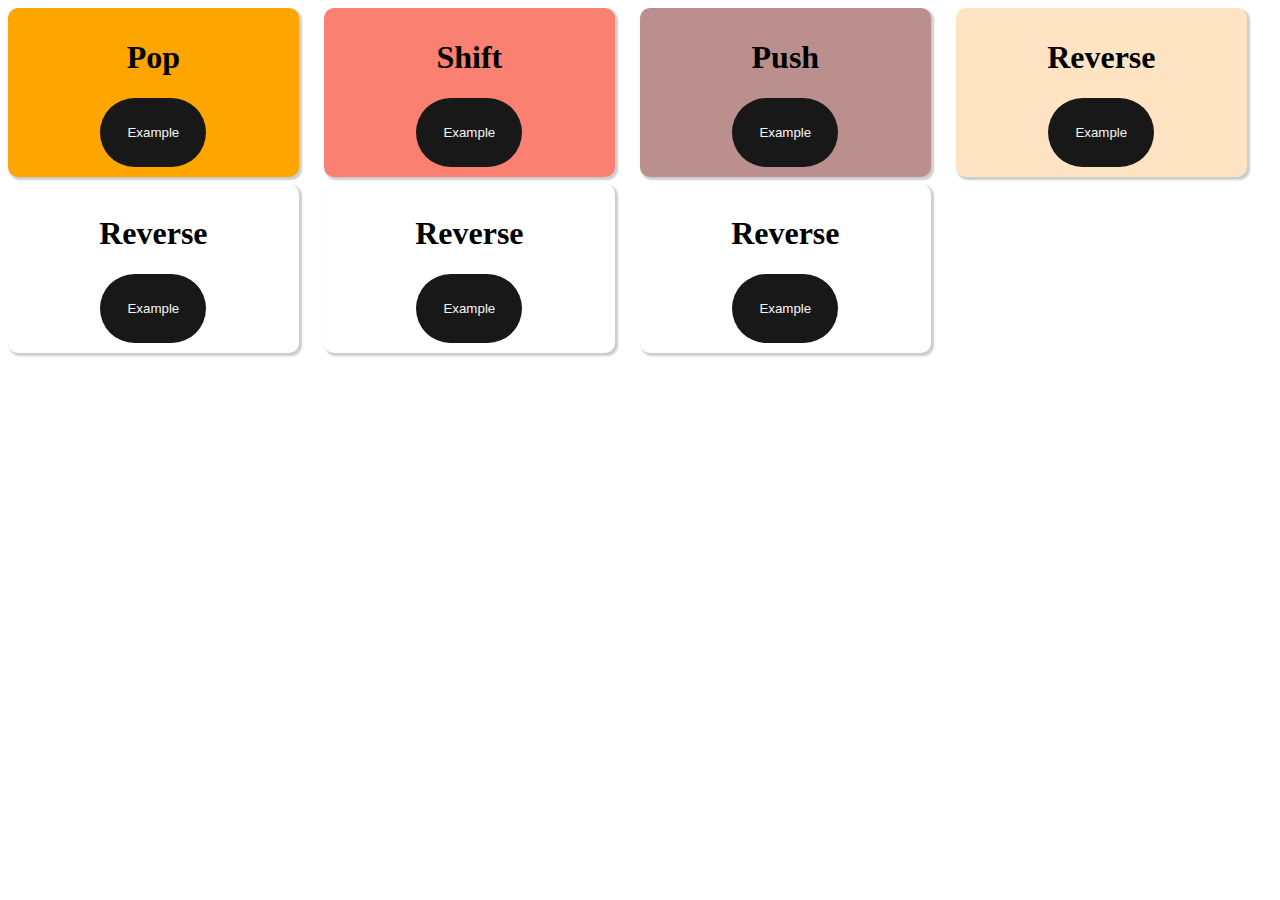
<file: Metodos Arrays/index.html>
<!DOCTYPE html>
<html lang="en">
<head>
    <meta charset="UTF-8">
    <meta http-equiv="X-UA-Compatible" content="IE=edge">
    <meta name="viewport" content="width=device-width, initial-scale=1.0">
    <title>Document</title>
    <link rel="stylesheet" href="styles.css">
    <script src="script.js"></script>
</head>
<body>
    <!--<button onclick="popA()">Click</button>-->
<div class="main">
    <div>
        <h1>Pop</h1>
        <button onclick="popTest()">Example</button>
    </div>
    <div>
        <h1>Shift</h1>
        <button onclick="shiftTest()">Example</button>
    </div>
    <div>
        <h1>Push</h1>
        <button onclick="pushTest()">Example</button>
    </div>
    <div>
        <h1>Reverse</h1>
        <button onclick="reverseTest()">Example</button> 
    </div>
    <div>
        <h1>Reverse</h1>
        <button onclick="reverseTest()">Example</button> 
    </div>
    <div>
        <h1>Reverse</h1>
        <button onclick="reverseTest()">Example</button> 
    </div>
    <div>
        <h1>Reverse</h1>
        <button onclick="reverseTest()">Example</button> 
    </div>
</div>
</body>
</html>
</file>
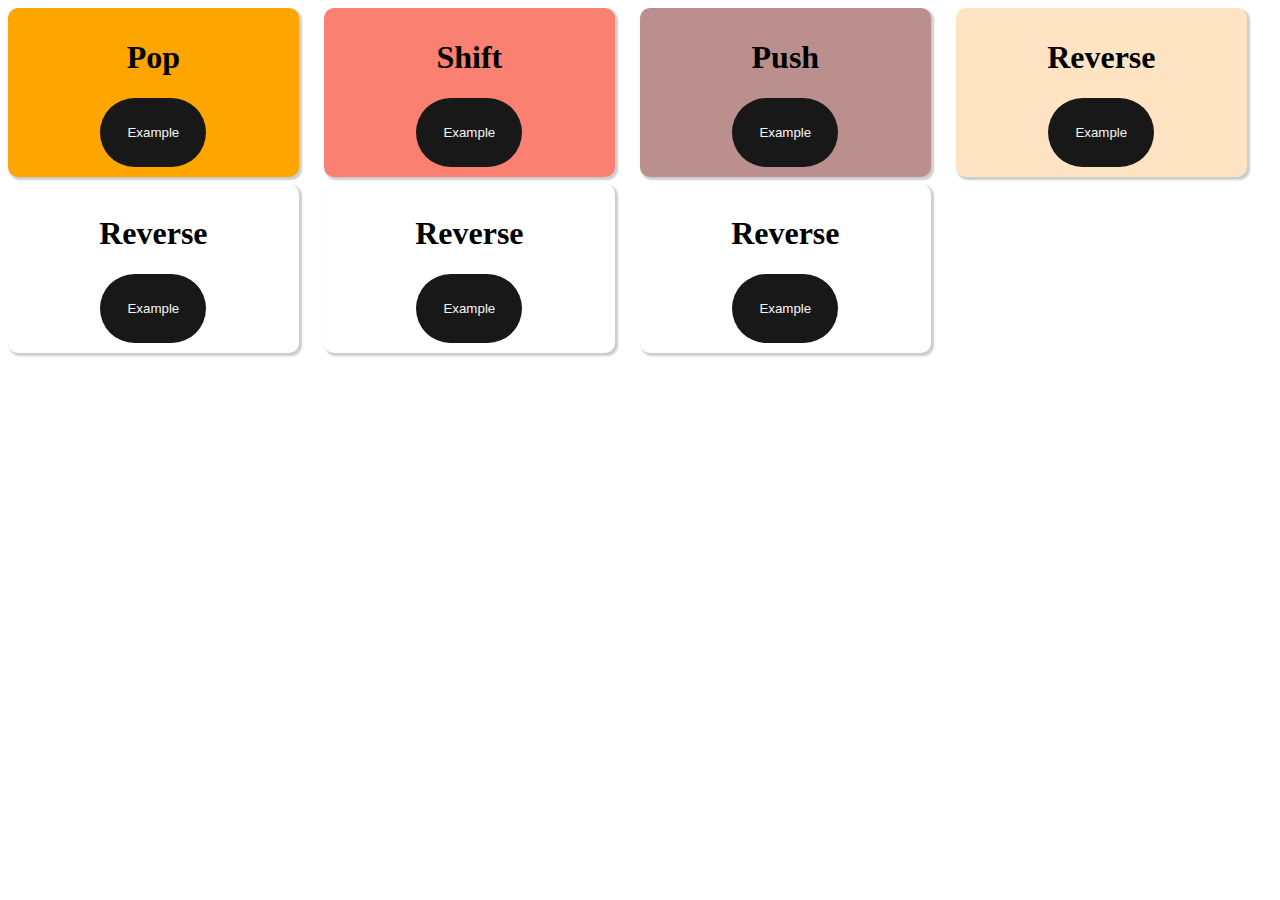
<file: Metodos_Arrays/index.html>
<!DOCTYPE html>
<html lang="en">
<head>
    <meta charset="UTF-8">
    <meta http-equiv="X-UA-Compatible" content="IE=edge">
    <meta name="viewport" content="width=device-width, initial-scale=1.0">
    <title>Document</title>
    <link rel="stylesheet" href="styles.css">
    <script src="script.js"></script>
</head>
<body>
    <!--<button onclick="popA()">Click</button>-->
<div class="main">
    <div>
        <h1>Pop</h1>
        <button onclick="popTest()">Example</button>
    </div>
    <div>
        <h1>Shift</h1>
        <button onclick="shiftTest()">Example</button>
    </div>
    <div>
        <h1>Push</h1>
        <button onclick="pushTest()">Example</button>
    </div>
    <div>
        <h1>Reverse</h1>
        <button onclick="reverseTest()">Example</button> 
    </div>
    <div>
        <h1>Reverse</h1>
        <button onclick="reverseTest()">Example</button> 
    </div>
    <div>
        <h1>Reverse</h1>
        <button onclick="reverseTest()">Example</button> 
    </div>
    <div>
        <h1>Reverse</h1>
        <button onclick="reverseTest()">Example</button> 
    </div>
</div>
</body>
</html>
</file>
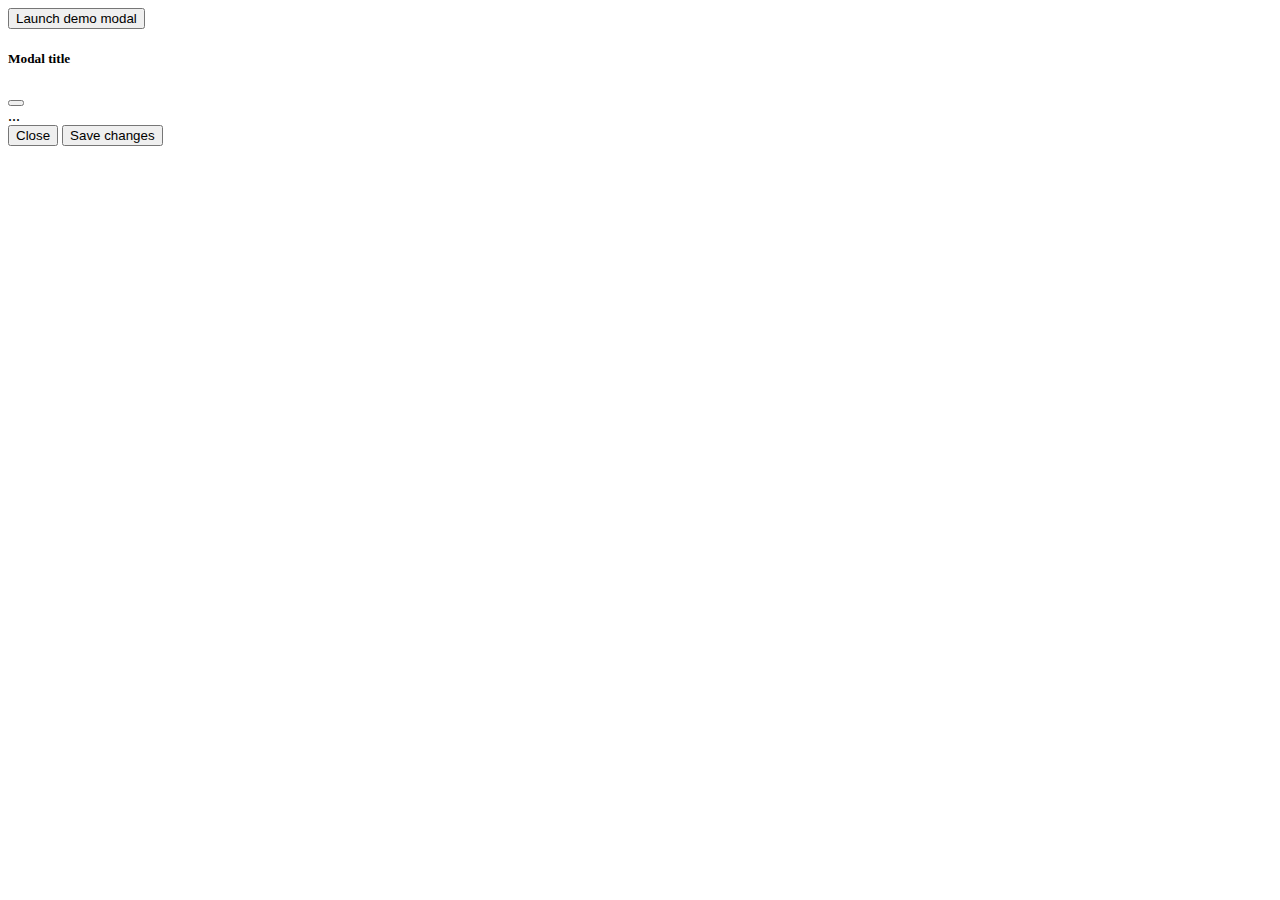
<file: pepe.html>
<!doctype html>
<html lang="en">
  <head>
    <!-- Required meta tags -->
    <meta charset="utf-8">
    <meta name="viewport" content="width=device-width, initial-scale=1">

    <!-- Bootstrap CSS -->
    <link href="https://cdn.jsdelivr.net/npm/bootstrap@5.0.2/dist/css/bootstrap.min.css" rel="stylesheet" integrity="sha384-EVSTQN3/azprG1Anm3QDgpJLIm9Nao0Yz1ztcQTwFspd3yD65VohhpuuCOmLASjC" crossorigin="anonymous">

    <title>Hello, world!</title>
  </head>
<!-- Button trigger modal -->
<button type="button" class="btn btn-primary" data-bs-toggle="modal" data-bs-target="#exampleModal">
    Launch demo modal
  </button>
  
  <!-- Modal -->
  <div class="modal fade" id="exampleModal" tabindex="-1" aria-labelledby="exampleModalLabel" aria-hidden="true">
    <div class="modal-dialog">
      <div class="modal-content">
        <div class="modal-header">
          <h5 class="modal-title" id="exampleModalLabel">Modal title</h5>
          <button type="button" class="btn-close" data-bs-dismiss="modal" aria-label="Close"></button>
        </div>
        <div class="modal-body">
          ...
        </div>
        <div class="modal-footer">
          <button type="button" class="btn btn-secondary" data-bs-dismiss="modal">Close</button>
          <button type="button" class="btn btn-primary">Save changes</button>
        </div>
      </div>
    </div>
  </div>

<!-- Option 1: Bootstrap Bundle with Popper -->
    <script src="https://cdn.jsdelivr.net/npm/bootstrap@5.0.2/dist/js/bootstrap.bundle.min.js" integrity="sha384-MrcW6ZMFYlzcLA8Nl+NtUVF0sA7MsXsP1UyJoMp4YLEuNSfAP+JcXn/tWtIaxVXM" crossorigin="anonymous"></script>

    <!-- Option 2: Separate Popper and Bootstrap JS -->
    <!--
    <script src="https://cdn.jsdelivr.net/npm/@popperjs/core@2.9.2/dist/umd/popper.min.js" integrity="sha384-IQsoLXl5PILFhosVNubq5LC7Qb9DXgDA9i+tQ8Zj3iwWAwPtgFTxbJ8NT4GN1R8p" crossorigin="anonymous"></script>
    <script src="https://cdn.jsdelivr.net/npm/bootstrap@5.0.2/dist/js/bootstrap.min.js" integrity="sha384-cVKIPhGWiC2Al4u+LWgxfKTRIcfu0JTxR+EQDz/bgldoEyl4H0zUF0QKbrJ0EcQF" crossorigin="anonymous"></script>
    -->
  </body>
</html>
</file>
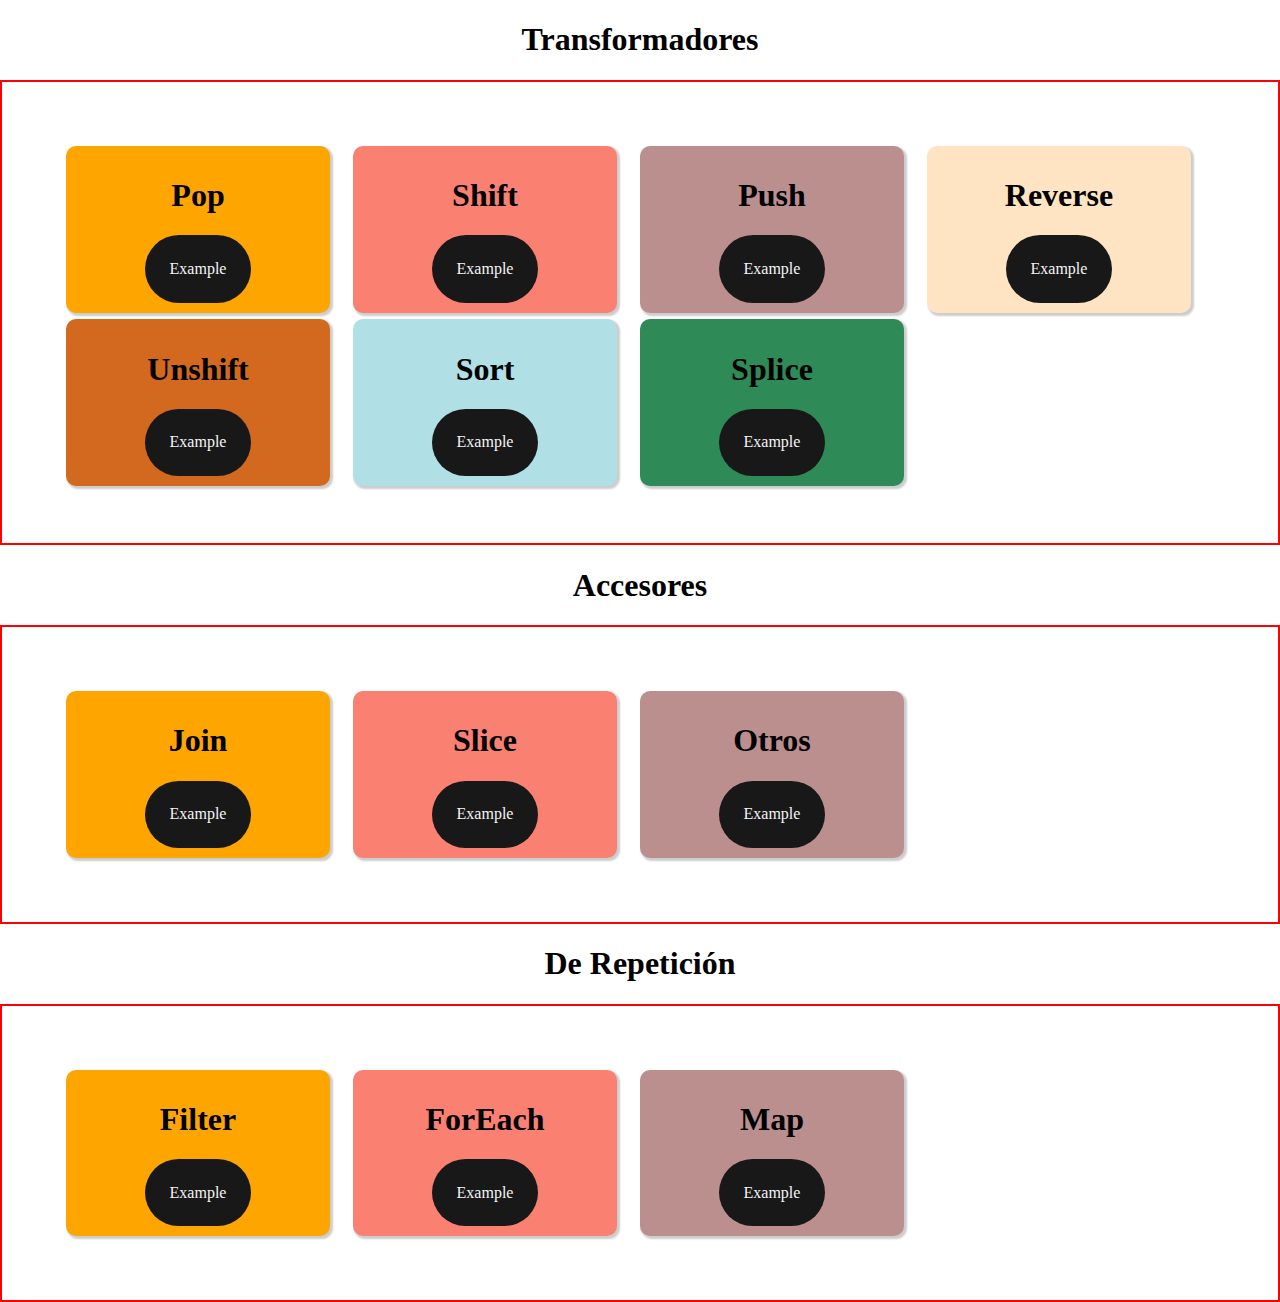
<file: html/metodos_arrays.html>
<!DOCTYPE html>
<html lang="en">
<head>
    <meta charset="UTF-8" />
    <meta http-equiv="X-UA-Compatible" content="IE=edge" />
    <meta name="viewport" content="width=device-width, initial-scale=1.0" />
    <title>JS Review</title>
    <link rel="stylesheet" href="../styles/normalize.css">
    <link rel="stylesheet" href="../styles/metodos_arrays.css">
    <link rel="icon" href="../img/Unofficial_JavaScript_logo_2.svg.png" type="image/x-icon" />
</head>
<body>
    <!--<button onclick="popA()">Click</button>-->
<h1>Transformadores</h1>
<div class="main">
    <div>
        <h1>Pop</h1>
        <button onclick="popTest()">Example</button>
    </div>
    <div>
        <h1>Shift</h1>
        <button onclick="shiftTest()">Example</button>
    </div>
    <div>
        <h1>Push</h1>
        <button onclick="pushTest()">Example</button>
    </div>
    <div>
        <h1>Reverse</h1>
        <button onclick="reverseTest()">Example</button> 
    </div>
    <div>
        <h1>Unshift</h1>
        <button onclick="unshiftTest()">Example</button> 
    </div>
    <div>
        <h1>Sort</h1>
        <button onclick="sortTest()">Example</button> 
    </div>
    <div>
        <h1>Splice</h1>
        <button onclick="spliceTest()">Example</button> 
    </div>
</div>

<h1>Accesores</h1>
<div class="main">
    <div>
        <h1>Join</h1>
        <button onclick="joinTest()">Example</button>
    </div>
    <div>
        <h1>Slice</h1>
        <button onclick="sliceTest()">Example</button>
    </div>
    <div>
        <h1>Otros</h1>
        <button onclick="otrosTest()">Example</button>
    </div>
</div>

<h1>De Repetición</h1>
<div class="main">
    <div>
        <h1>Filter</h1>
        <button onclick="filterTest()">Example</button>
    </div>
    <div>
        <h1>ForEach</h1>
        <button onclick="forEachTest()">Example</button>
    </div>
    <div>
        <h1>Map</h1>
        <button onclick="mapTest()">Example</button>
    </div>
</div>

<script src="../script/metodos_arrays.js"></script> <!--Es mejor ponerlo al final ya que asi carga primero la pagina y luego el script-->
</body>
</html>
</file>
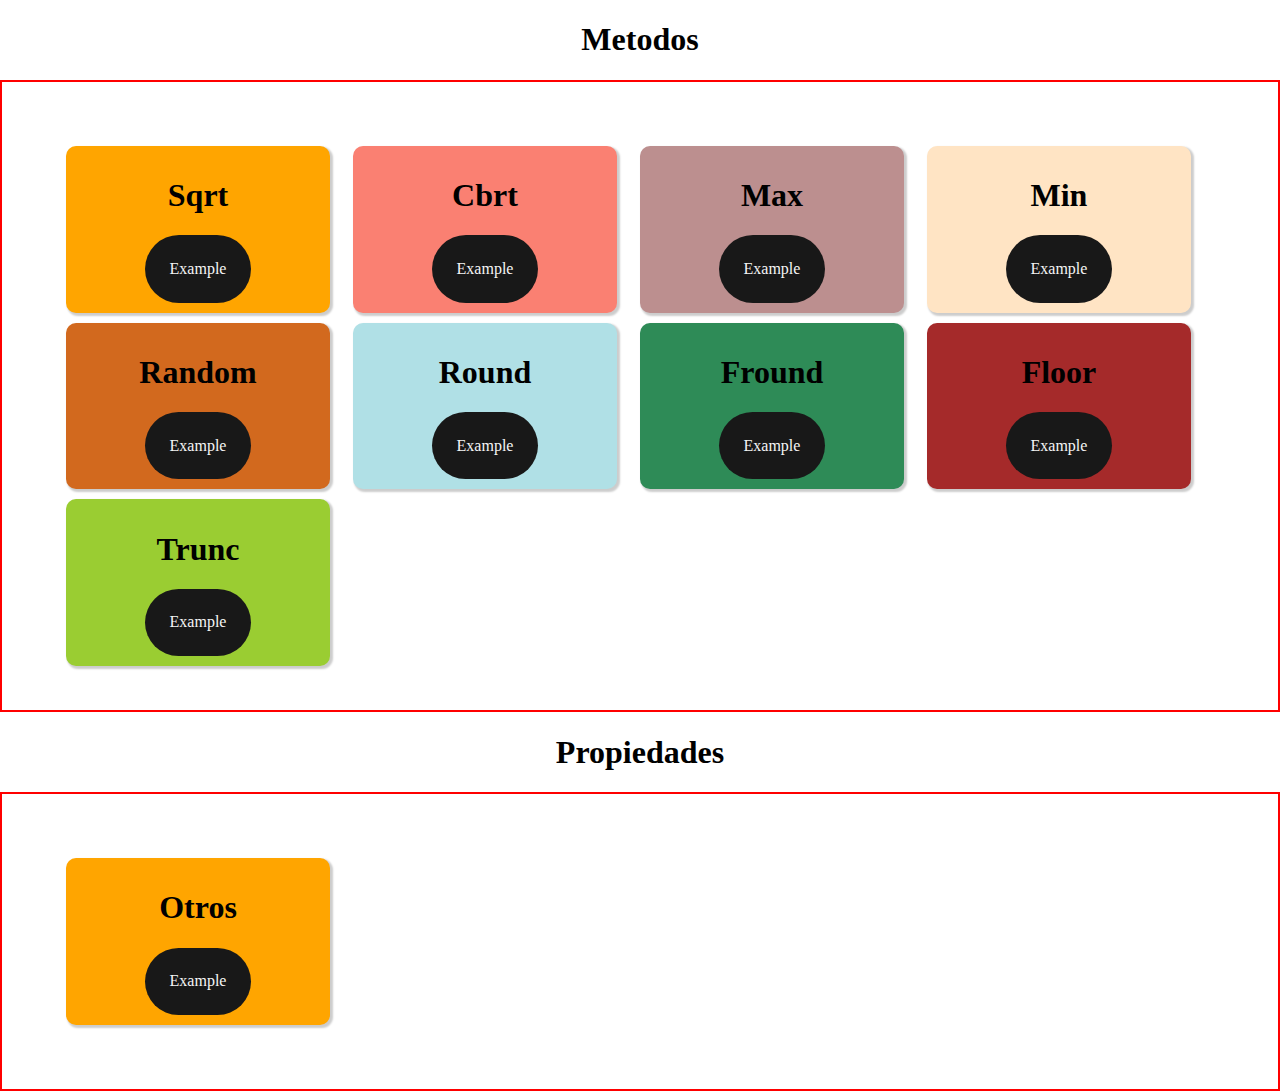
<file: html/objeto_math.html>
<!DOCTYPE html>
<html lang="en">
<head>
    <meta charset="UTF-8" />
    <meta http-equiv="X-UA-Compatible" content="IE=edge" />
    <meta name="viewport" content="width=device-width, initial-scale=1.0" />
    <title>JS Review</title>
    <link rel="stylesheet" href="../styles/normalize.css">
    <link rel="stylesheet" href="../styles/objeto_math.css">
    <link rel="icon" href="../img/Unofficial_JavaScript_logo_2.svg.png" type="image/x-icon" />
</head>
<body>
    <!--<button onclick="popA()">Click</button>-->
<h1>Metodos</h1>
<div class="main">
    <div>
        <h1>Sqrt</h1>
        <button onclick="sqrtTest()">Example</button>
    </div>
    <div>
        <h1>Cbrt</h1>
        <button onclick="cbrtTest()">Example</button>
    </div>
    <div>
        <h1>Max</h1>
        <button onclick="maxTest()">Example</button>
    </div>
    <div>
        <h1>Min</h1>
        <button onclick="minTest()">Example</button> 
    </div>
    <div>
        <h1>Random</h1>
        <button onclick="randomTest()">Example</button> 
    </div>
    <div>
        <h1>Round</h1>
        <button onclick="roundTest()">Example</button> 
    </div>
    <div>
        <h1>Fround</h1>
        <button onclick="froundTest()">Example</button> 
    </div>
    <div>
        <h1>Floor</h1>
        <button onclick="floorTest()">Example</button> 
    </div>
    <div>
        <h1>Trunc</h1>
        <button onclick="truncTest()">Example</button> 
    </div>


</div>

<h1>Propiedades</h1>
<div class="main">
    <div>
        <h1>Otros</h1>
        <button onclick="otrosTest()">Example</button> 
    </div>
</div>

<script src="../script/objeto_math.js"></script> <!--Es mejor ponerlo al final ya que asi carga primero la pagina y luego el script-->
</body>
</html>
</file>
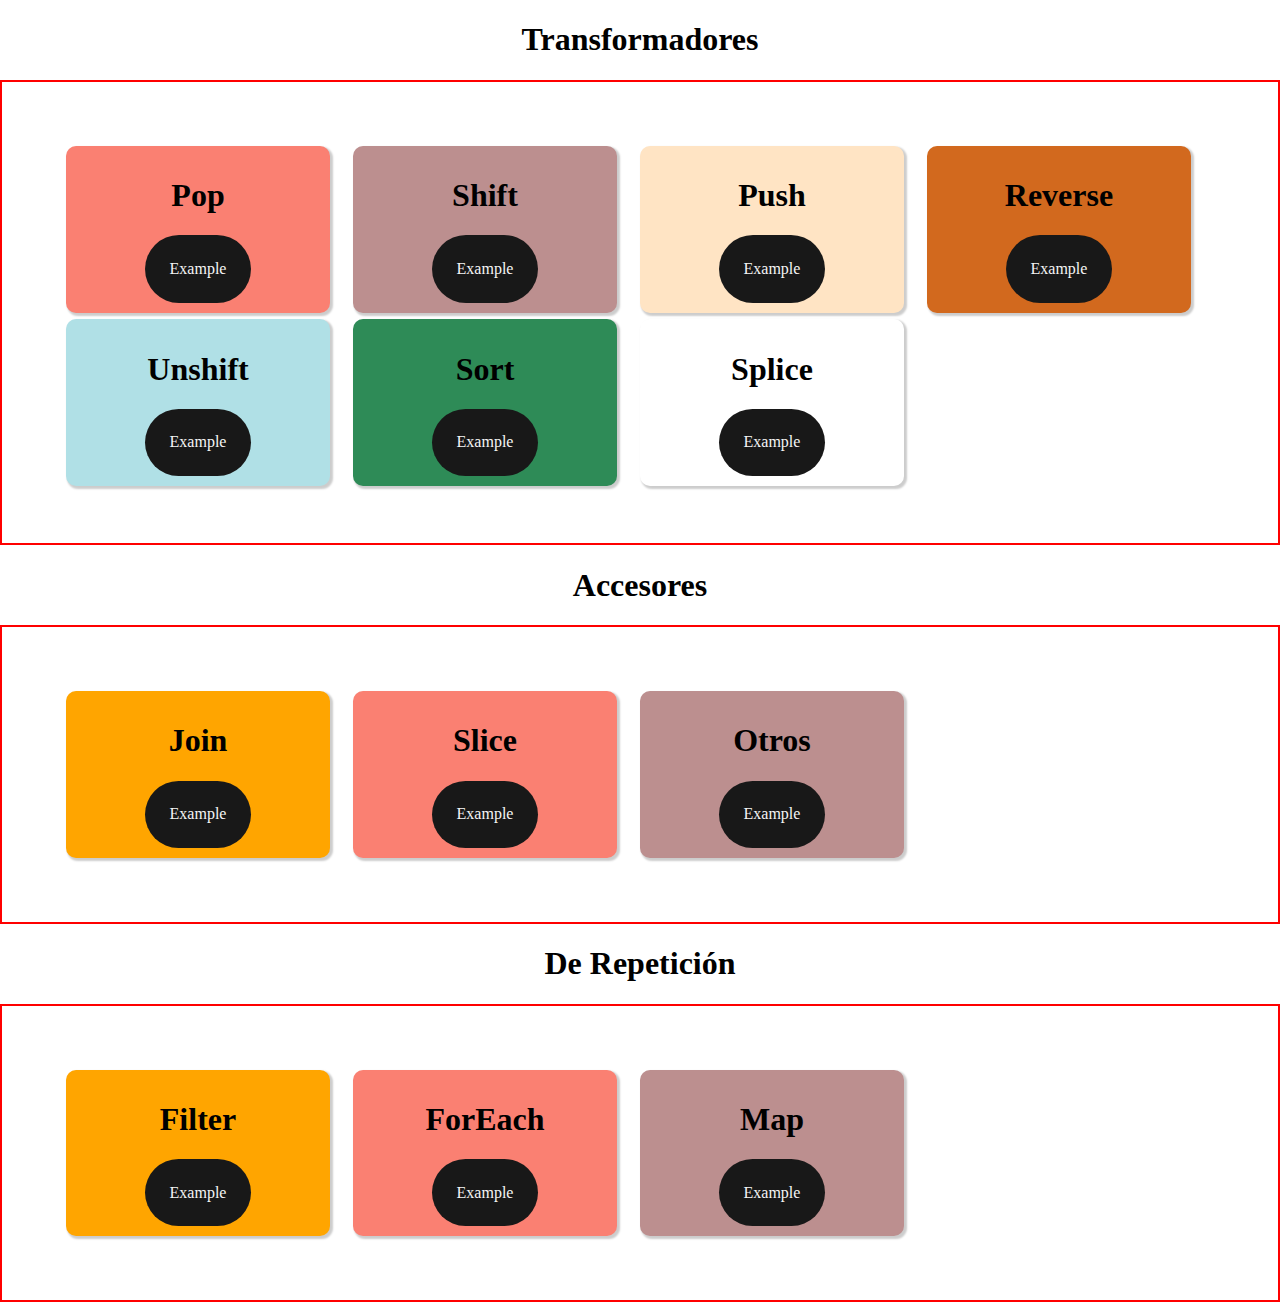
<file: metodos_arrays/metodos_arrays.html>
<!DOCTYPE html>
<html lang="en">
<head>
    <meta charset="UTF-8" />
    <meta http-equiv="X-UA-Compatible" content="IE=edge" />
    <meta name="viewport" content="width=device-width, initial-scale=1.0" />
    <title>JS Review</title>
    <link rel="stylesheet" href="../styles/normalize.css">
    <link rel="stylesheet" href="metodos_arrays.css">
    <link rel="icon" href="../img/Unofficial_JavaScript_logo_2.svg.png" type="image/x-icon" />
</head>
<body>
    <!--<button onclick="popA()">Click</button>-->
<h1>Transformadores</h1>
<div class="main">
    <dialog id="dialog">
        <p id="result"></p>
        <button id="cerrar">cerrar</button>
    </dialog>
    <div>
        <h1>Pop</h1>
        <button id="pop"">Example</button>
    </div>
    <div>
        <h1>Shift</h1>
        <button id="shift"">Example</button>
    </div>
    <div>
        <h1>Push</h1>
        <button id="push">Example</button>
    </div>
    <div>
        <h1>Reverse</h1>
        <button onclick="reverseTest()">Example</button> 
    </div>
    <div>
        <h1>Unshift</h1>
        <button onclick="unshiftTest()">Example</button> 
    </div>
    <div>
        <h1>Sort</h1>
        <button onclick="sortTest()">Example</button> 
    </div>
    <div>
        <h1>Splice</h1>
        <button onclick="spliceTest()">Example</button> 
    </div>
</div>

<h1>Accesores</h1>
<div class="main">
    <div>
        <h1>Join</h1>
        <button onclick="joinTest()">Example</button>
    </div>
    <div>
        <h1>Slice</h1>
        <button onclick="sliceTest()">Example</button>
    </div>
    <div>
        <h1>Otros</h1>
        <button onclick="otrosTest()">Example</button>
    </div>
</div>

<h1>De Repetición</h1>
<div class="main">
    <div>
        <h1>Filter</h1>
        <button onclick="filterTest()">Example</button>
    </div>
    <div>
        <h1>ForEach</h1>
        <button onclick="forEachTest()">Example</button>
    </div>
    <div>
        <h1>Map</h1>
        <button onclick="mapTest()">Example</button>
    </div>
</div>

<script type="module" src="metodos_arrays.js"></script> <!--Es mejor ponerlo al final ya que asi carga primero la pagina y luego el script-->

</body>
</html>
</file>
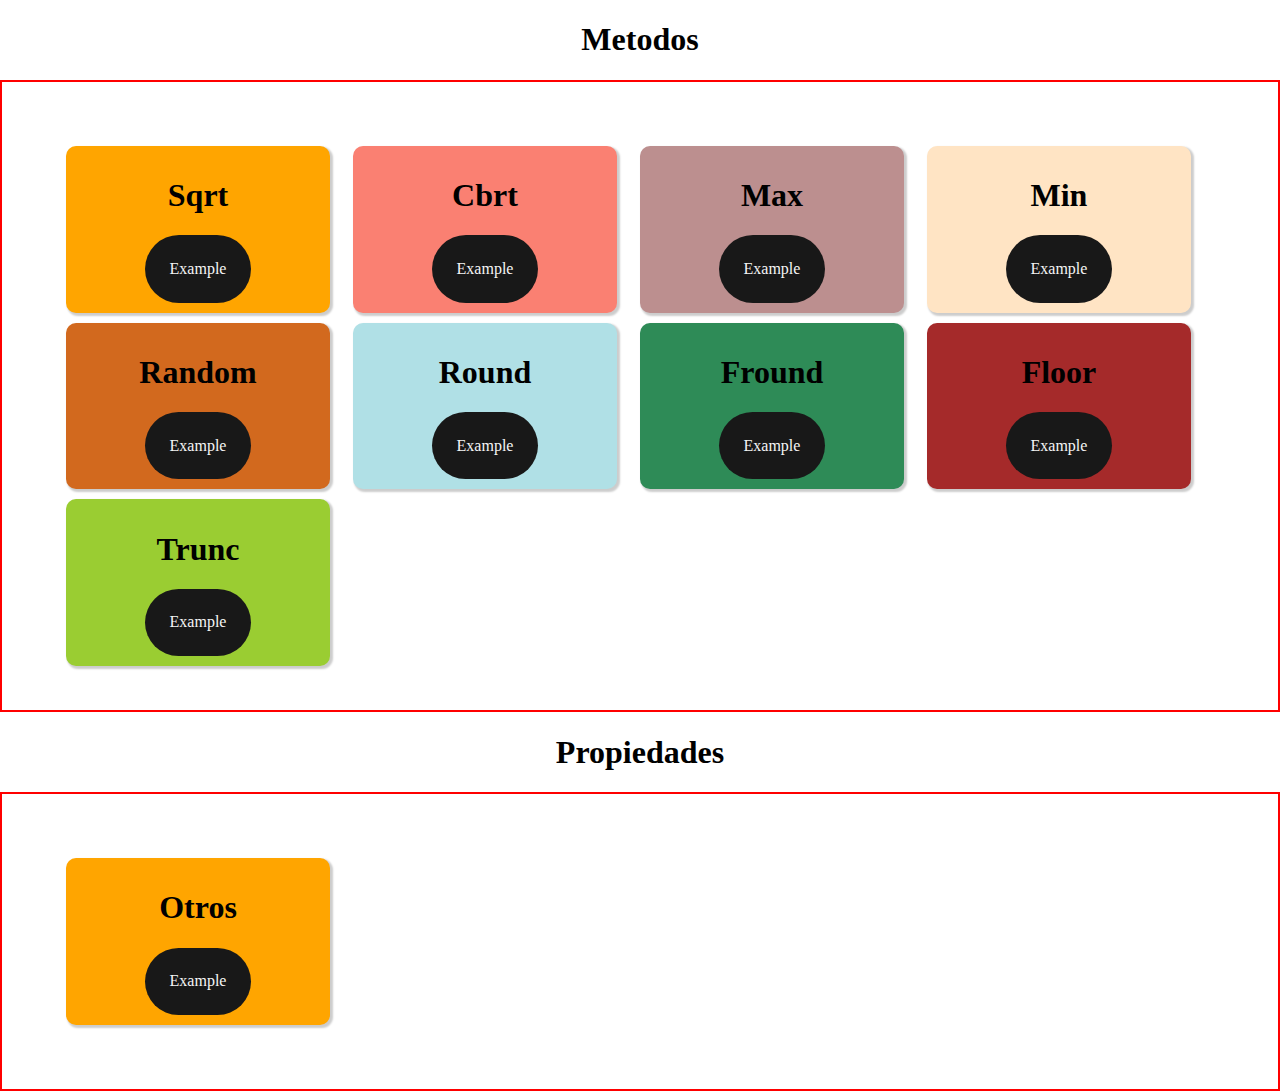
<file: objeto_math/objeto_math.html>
<!DOCTYPE html>
<html lang="en">
<head>
    <meta charset="UTF-8" />
    <meta http-equiv="X-UA-Compatible" content="IE=edge" />
    <meta name="viewport" content="width=device-width, initial-scale=1.0" />
    <title>JS Review</title>
    <link rel="stylesheet" href="../styles/normalize.css">
    <link rel="stylesheet" href="objeto_math.css">
    <link rel="icon" href="../img/Unofficial_JavaScript_logo_2.svg.png" type="image/x-icon" />
</head>
<body>
    <!--<button onclick="popA()">Click</button>-->
<h1>Metodos</h1>
<div class="main">
    <div>
        <h1>Sqrt</h1>
        <button onclick="sqrtTest()">Example</button>
    </div>
    <div>
        <h1>Cbrt</h1>
        <button onclick="cbrtTest()">Example</button>
    </div>
    <div>
        <h1>Max</h1>
        <button onclick="maxTest()">Example</button>
    </div>
    <div>
        <h1>Min</h1>
        <button onclick="minTest()">Example</button> 
    </div>
    <div>
        <h1>Random</h1>
        <button onclick="randomTest()">Example</button> 
    </div>
    <div>
        <h1>Round</h1>
        <button onclick="roundTest()">Example</button> 
    </div>
    <div>
        <h1>Fround</h1>
        <button onclick="froundTest()">Example</button> 
    </div>
    <div>
        <h1>Floor</h1>
        <button onclick="floorTest()">Example</button> 
    </div>
    <div>
        <h1>Trunc</h1>
        <button onclick="truncTest()">Example</button> 
    </div>


</div>

<h1>Propiedades</h1>
<div class="main">
    <div>
        <h1>Otros</h1>
        <button onclick="otrosTest()">Example</button> 
    </div>
</div>

<script src="objeto_math.js"></script> <!--Es mejor ponerlo al final ya que asi carga primero la pagina y luego el script-->
</body>
</html>
</file>
<file: Metodos Arrays/styles.css>
.main {
   
   display: grid;
   grid-template-columns: repeat(auto-fill,23%);
   text-align: center;
   grid-gap: 2%;

}

.main div{
    padding: 10px;
    border-radius: 10px;
    box-shadow: 2px 2px 2px 1px rgba(0, 0, 0, 0.2);;
}

.main div button{

    background: rgb(24, 24, 24);
    color: rgb(245, 245, 245);
    border: none;
    border-radius: 100px;
    padding: 10%;
    
}

.main div button:hover{
    background: rgb(245, 245, 245);
    color: rgb(24, 24, 24);
    transition: background .3s ease-in;
}

.main div:nth-child(1){
    background-color: orange;
}

.main div:nth-child(2){
    background-color: salmon;
}

.main div:nth-child(3){
    background-color: rosybrown;
}

.main div:nth-child(4){
    background-color: bisque;
}
</file>
<file: Metodos_Arrays/styles.css>
.main {
   
   display: grid;
   grid-template-columns: repeat(auto-fill,23%);
   text-align: center;
   grid-gap: 2%;

}

.main div{
    padding: 10px;
    border-radius: 10px;
    box-shadow: 2px 2px 2px 1px rgba(0, 0, 0, 0.2);;
}

.main div button{

    background: rgb(24, 24, 24);
    color: rgb(245, 245, 245);
    border: none;
    border-radius: 100px;
    padding: 10%;
    
}

.main div button:hover{
    background: rgb(245, 245, 245);
    color: rgb(24, 24, 24);
    transition: background .3s ease-in;
}

.main div:nth-child(1){
    background-color: orange;
}

.main div:nth-child(2){
    background-color: salmon;
}

.main div:nth-child(3){
    background-color: rosybrown;
}

.main div:nth-child(4){
    background-color: bisque;
}
</file>
<file: styles/metodos_arrays.css>
h1{
    text-align: center;
}

.main {
   border: 2px red solid;
   display: grid;
   grid-template-columns: repeat(auto-fill,23%);
   text-align: center;
   grid-gap: 2%;
   padding: 5%;

}

.main div{
    padding: 10px;
    border-radius: 10px;
    box-shadow: 2px 2px 2px 1px rgba(0, 0, 0, 0.2);;
}

.main div button{

    background: rgb(24, 24, 24);
    color: rgb(245, 245, 245);
    border: none;
    border-radius: 100px;
    padding: 10%;
    
}

.main div button:hover{
    background: rgb(245, 245, 245);
    color: rgb(24, 24, 24);
    transition: background .3s ease-in;
}

.main div:nth-child(1){
    background-color: orange;
}

.main div:nth-child(2){
    background-color: salmon;
}

.main div:nth-child(3){
    background-color: rosybrown;
}

.main div:nth-child(4){
    background-color: bisque;
}

.main div:nth-child(5){
    background-color:chocolate;
}

.main div:nth-child(6){
    background-color:powderblue;
}

.main div:nth-child(7){
    background-color:seagreen;
}
</file>
<file: styles/objeto_math.css>
h1{
    text-align: center;
}

.main {
   border: 2px red solid;
   display: grid;
   grid-template-columns: repeat(auto-fill,23%);
   text-align: center;
   grid-gap: 2%;
   padding: 5%;

}

.main div{
    padding: 10px;
    border-radius: 10px;
    box-shadow: 2px 2px 2px 1px rgba(0, 0, 0, 0.2);;
}

.main div button{

    background: rgb(24, 24, 24);
    color: rgb(245, 245, 245);
    border: none;
    border-radius: 100px;
    padding: 10%;
    
}

.main div button:hover{
    background: rgb(245, 245, 245);
    color: rgb(24, 24, 24);
    transition: background .3s ease-in;
}

.main div:nth-child(1){
    background-color: orange;
}

.main div:nth-child(2){
    background-color: salmon;
}

.main div:nth-child(3){
    background-color: rosybrown;
}

.main div:nth-child(4){
    background-color: bisque;
}

.main div:nth-child(5){
    background-color:chocolate;
}

.main div:nth-child(6){
    background-color:powderblue;
}

.main div:nth-child(7){
    background-color:seagreen;
}

.main div:nth-child(8){
    background-color: brown;
}

.main div:nth-child(9){
    background-color:yellowgreen;
}
</file>
<file: metodos_arrays/metodos_arrays.css>
h1{
    text-align: center;
}

.main {
   border: 2px red solid;
   display: grid;
   grid-template-columns: repeat(auto-fill,23%);
   text-align: center;
   grid-gap: 2%;
   padding: 5%;

}

.main div{
    padding: 10px;
    border-radius: 10px;
    box-shadow: 2px 2px 2px 1px rgba(0, 0, 0, 0.2);;
}

.main div button{

    background: rgb(24, 24, 24);
    color: rgb(245, 245, 245);
    border: none;
    border-radius: 100px;
    padding: 10%;
    
}

.main div button:hover{
    background: rgb(245, 245, 245);
    color: rgb(24, 24, 24);
    transition: background .3s ease-in;
}

.main div:nth-child(1){
    background-color: orange;
}

.main div:nth-child(2){
    background-color: salmon;
}

.main div:nth-child(3){
    background-color: rosybrown;
}

.main div:nth-child(4){
    background-color: bisque;
}

.main div:nth-child(5){
    background-color:chocolate;
}

.main div:nth-child(6){
    background-color:powderblue;
}

.main div:nth-child(7){
    background-color:seagreen;
}


dialog{
    width: 50%;
    max-height: 100vh;
    background-color: wheat;
    border: none;
    border-radius: 5px;
    -webkit-border-radius: 5px;
    -moz-border-radius: 5px;
    -ms-border-radius: 5px;
    -o-border-radius: 5px;
    overflow: hidden;
    padding: 2rem;
    box-shadow: 1px 2px 3px black;
}

dialog #result{
    display: flex;
    flex-direction: column;
    width: 100%;
}

dialog .solve{
    border: 1px solid black;
    border-radius: 5px;
    box-shadow: 1px 5px 5px black;
    color: black;
    margin: 50px 30px;
    padding: 30px;
    -webkit-border-radius: 5px;
    -moz-border-radius: 5px;
    -ms-border-radius: 5px;
    -o-border-radius: 5px;
}
</file>
<file: objeto_math/objeto_math.css>
h1{
    text-align: center;
}

.main {
   border: 2px red solid;
   display: grid;
   grid-template-columns: repeat(auto-fill,23%);
   text-align: center;
   grid-gap: 2%;
   padding: 5%;

}

.main div{
    padding: 10px;
    border-radius: 10px;
    box-shadow: 2px 2px 2px 1px rgba(0, 0, 0, 0.2);;
}

.main div button{

    background: rgb(24, 24, 24);
    color: rgb(245, 245, 245);
    border: none;
    border-radius: 100px;
    padding: 10%;
    
}

.main div button:hover{
    background: rgb(245, 245, 245);
    color: rgb(24, 24, 24);
    transition: background .3s ease-in;
}

.main div:nth-child(1){
    background-color: orange;
}

.main div:nth-child(2){
    background-color: salmon;
}

.main div:nth-child(3){
    background-color: rosybrown;
}

.main div:nth-child(4){
    background-color: bisque;
}

.main div:nth-child(5){
    background-color:chocolate;
}

.main div:nth-child(6){
    background-color:powderblue;
}

.main div:nth-child(7){
    background-color:seagreen;
}

.main div:nth-child(8){
    background-color: brown;
}

.main div:nth-child(9){
    background-color:yellowgreen;
}
</file>
